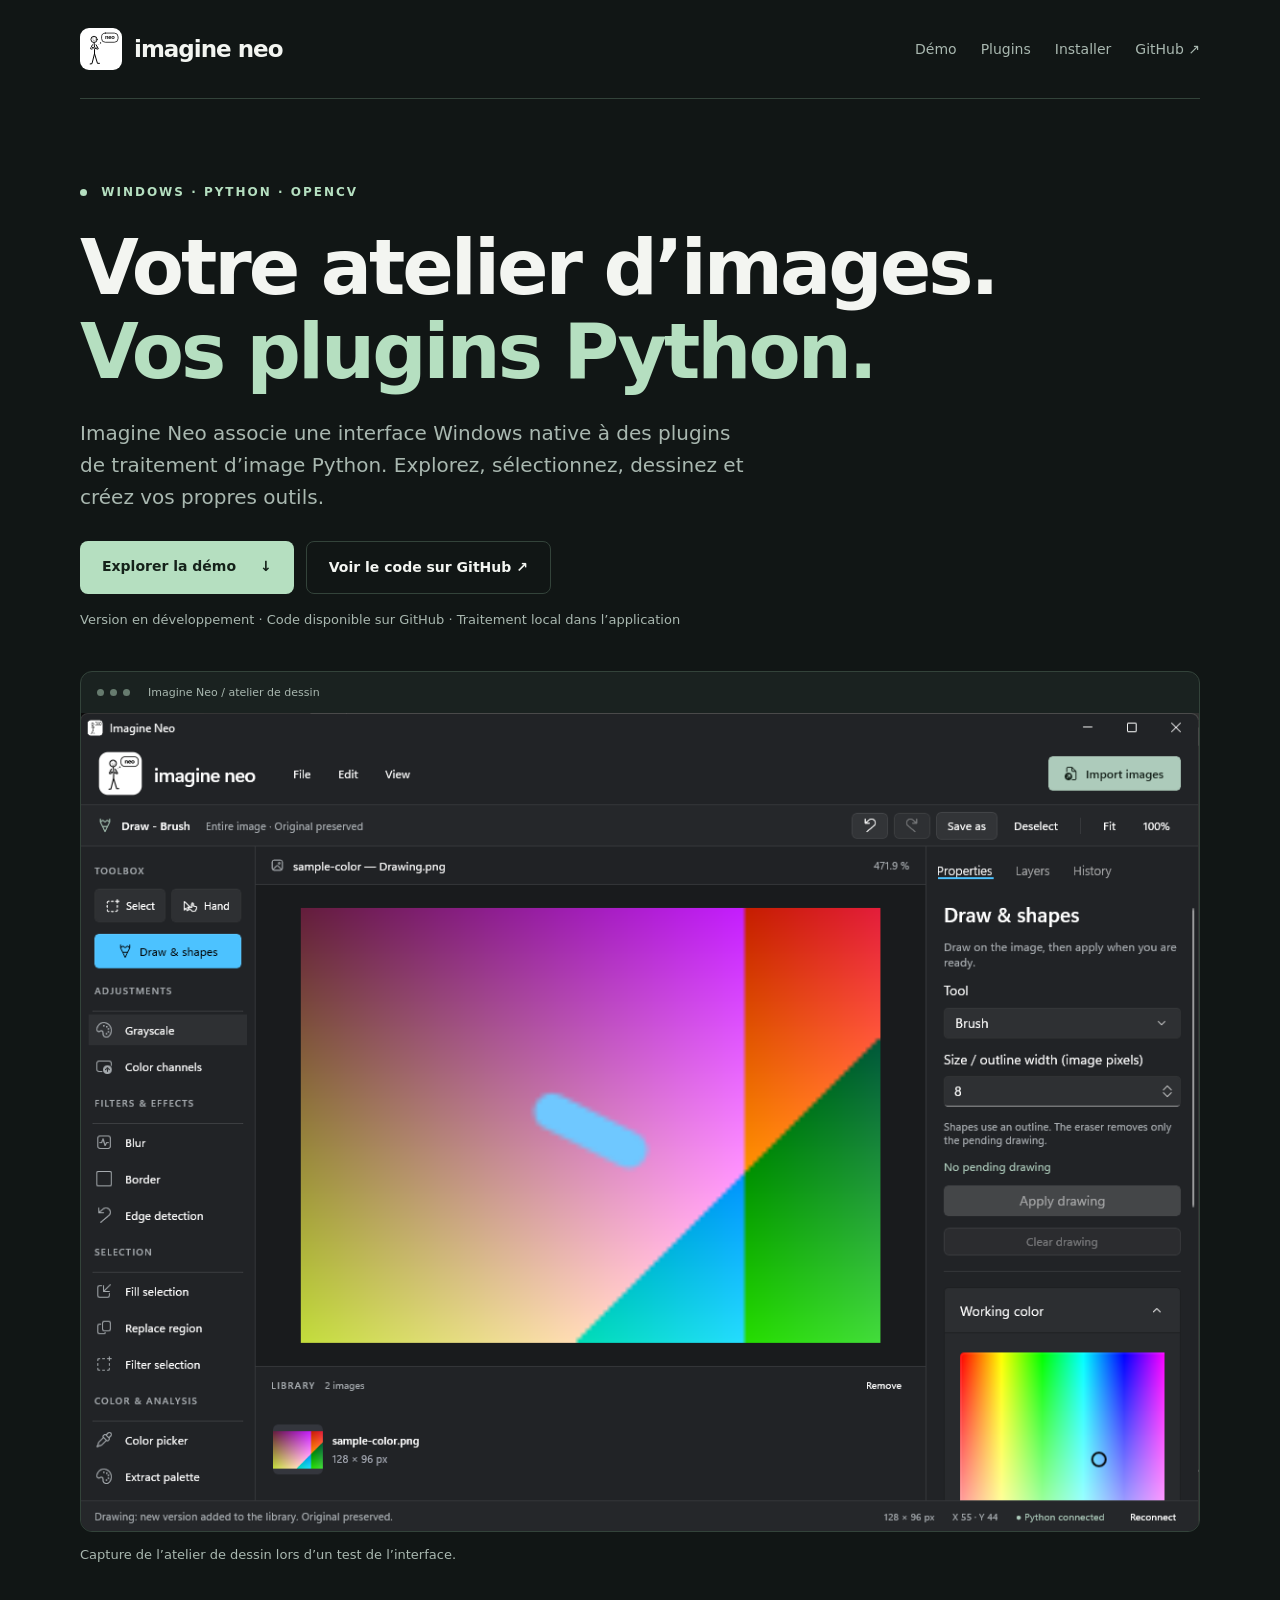
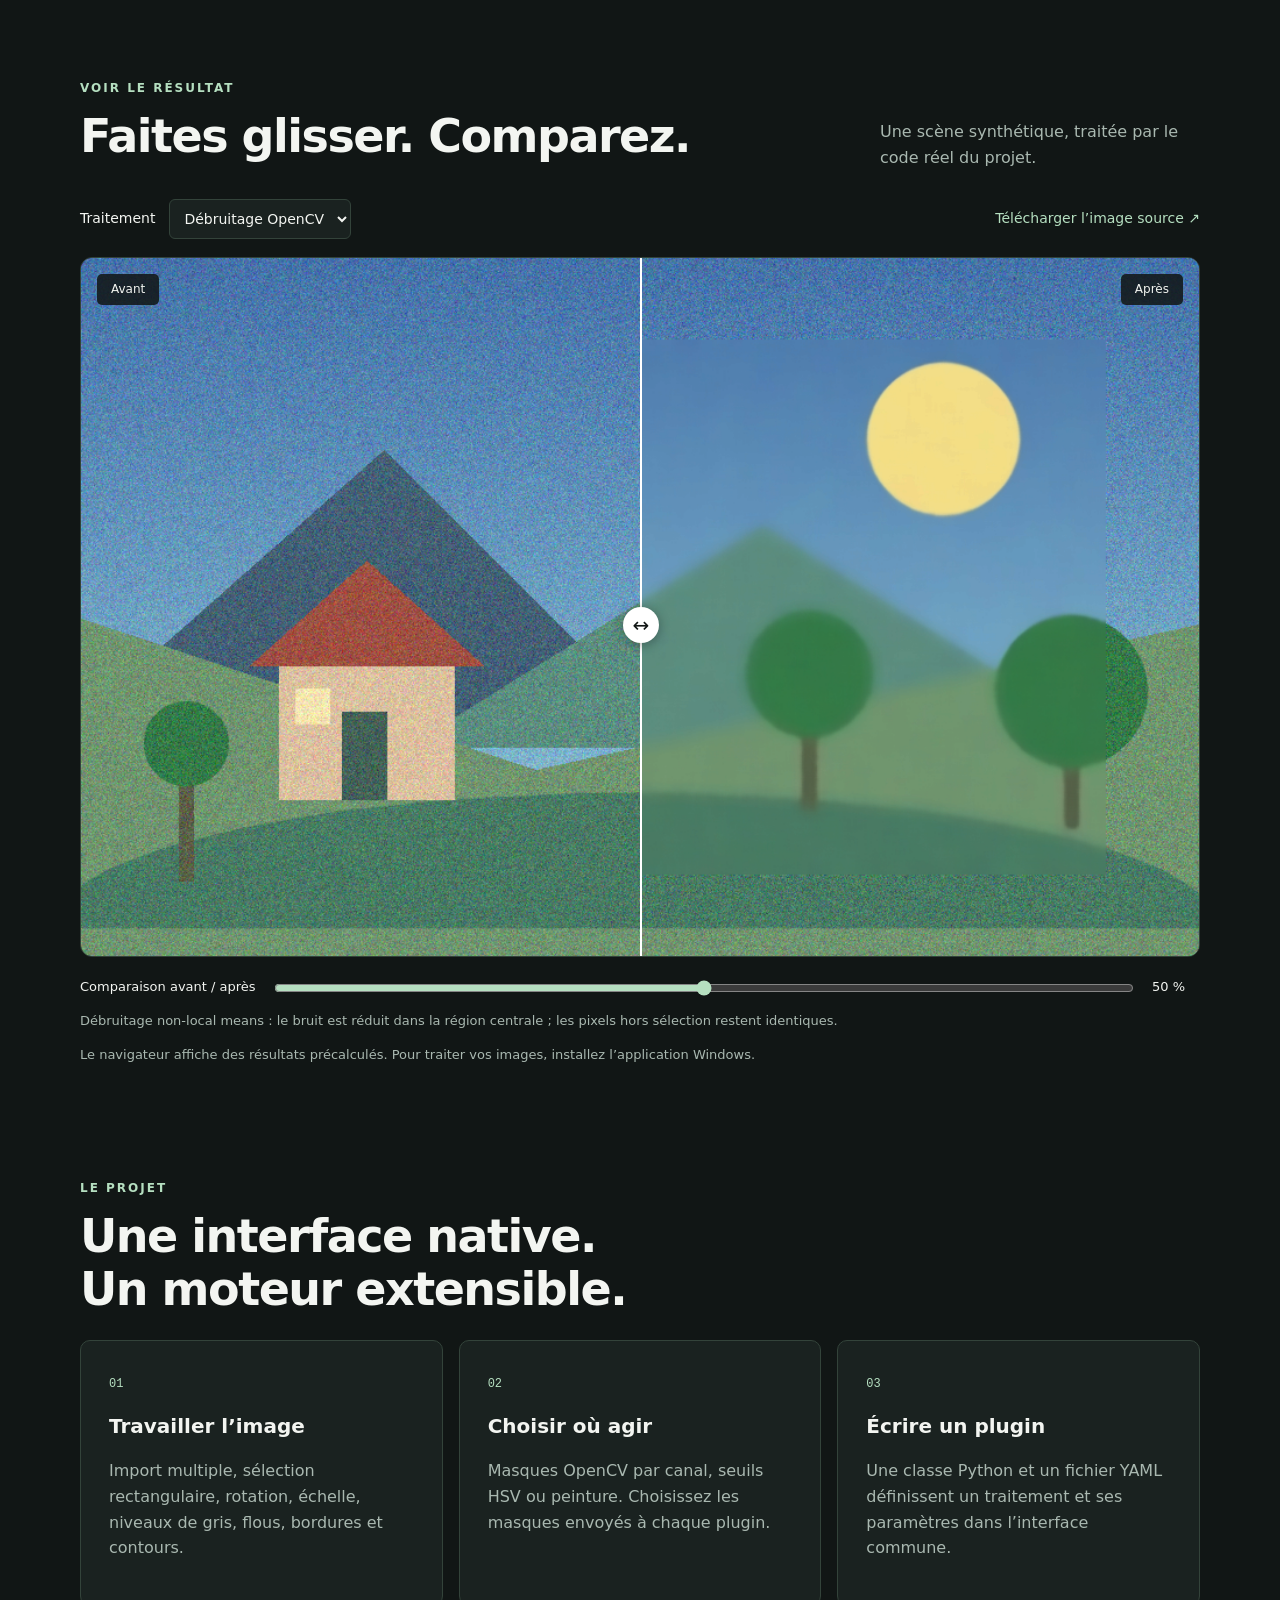
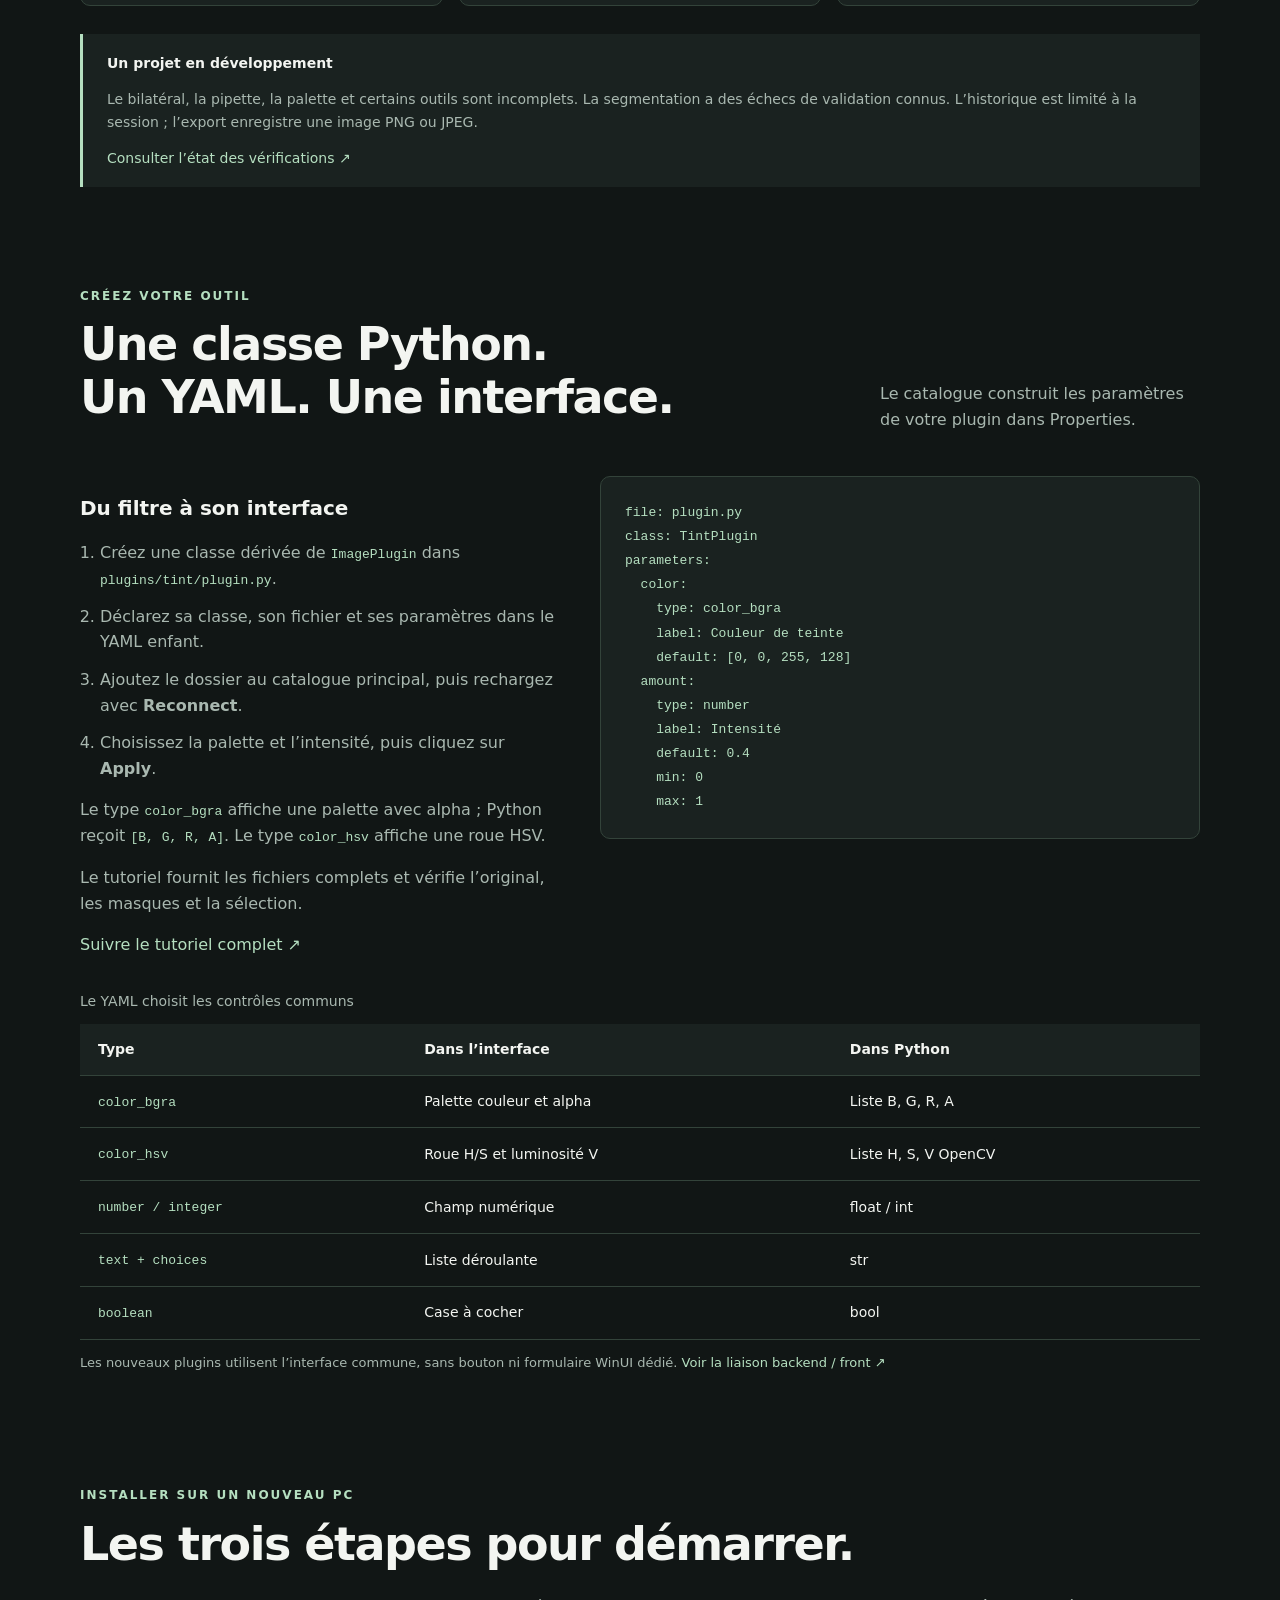
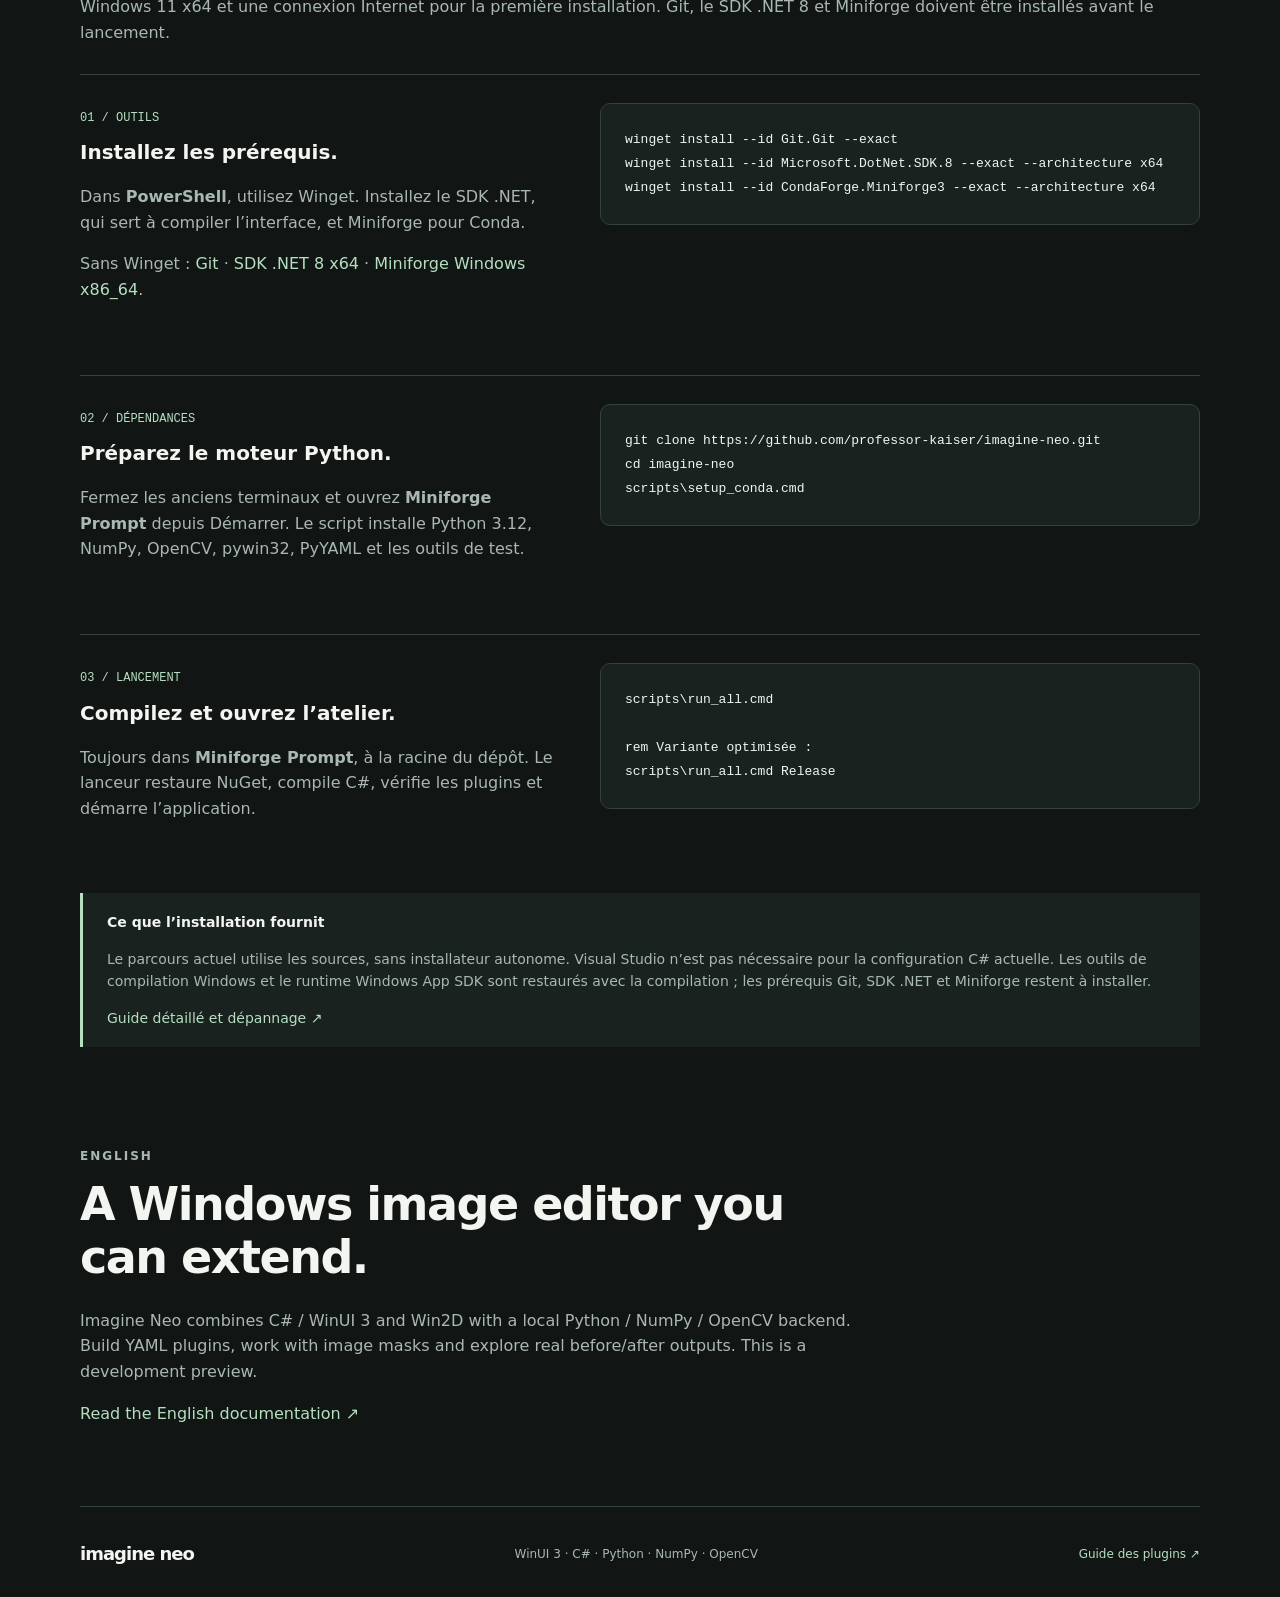
<file: docs/site/index.html>
<!doctype html>
<html lang="fr">
<head>
  <meta charset="utf-8">
  <meta name="viewport" content="width=device-width, initial-scale=1">
  <title>Imagine Neo — éditeur d’images Windows avec plugins Python et OpenCV</title>
  <meta name="description" content="Imagine Neo : éditeur Windows à plugins Python OpenCV. Installation complète, tutoriel YAML vers WinUI, palettes couleur, masques et démo interactive.">
  <meta name="google-site-verification" content="K5CdRtspsfwf-hyQyXUpuN-WaqovfcwzDqsl-N7XAag" />
  <meta name="robots" content="index, follow, max-image-preview:large">
  <link rel="canonical" href="https://professor-kaiser.github.io/imagine-neo/">
  <link rel="icon" href="assets/logo.svg" type="image/svg+xml">
  <meta property="og:type" content="website">
  <meta property="og:locale" content="fr_FR">
  <meta property="og:title" content="Imagine Neo — éditeur Windows et plugins Python OpenCV">
  <meta property="og:description" content="Une interface WinUI 3, des plugins Python OpenCV et une démo avant/après. Explorez le code et les possibilités.">
  <meta property="og:url" content="https://professor-kaiser.github.io/imagine-neo/">
  <meta property="og:image" content="https://professor-kaiser.github.io/imagine-neo/assets/social-preview.png">
  <meta property="og:image:width" content="1200">
  <meta property="og:image:height" content="630">
  <meta property="og:image:alt" content="Imagine Neo, éditeur d’images Windows et comparaison de débruitage">
  <meta name="twitter:card" content="summary_large_image">
  <meta name="twitter:title" content="Imagine Neo — Windows image editor">
  <meta name="twitter:description" content="Native WinUI 3 workspace, Python / OpenCV plugins, image masks and an interactive demo.">
  <meta name="twitter:image" content="https://professor-kaiser.github.io/imagine-neo/assets/social-preview.png">
  <script type="application/ld+json">{"@context":"https://schema.org","@type":"SoftwareApplication","name":"Imagine Neo","applicationCategory":"MultimediaApplication","operatingSystem":"Windows 11 x64","url":"https://professor-kaiser.github.io/imagine-neo/","downloadUrl":"https://github.com/professor-kaiser/imagine-neo","codeRepository":"https://github.com/professor-kaiser/imagine-neo","description":"Éditeur d’images Windows avec interface WinUI 3 et plugins Python OpenCV. Version en développement avec une démo de débruitage.","image":"https://professor-kaiser.github.io/imagine-neo/assets/social-preview.png","license":"https://github.com/professor-kaiser/imagine-neo/blob/main/LICENSE","inLanguage":["fr","en"],"author":{"@type":"Person","name":"professor-kaiser"}}</script>
  <link rel="stylesheet" href="style.css">
  <script src="demo.js" defer></script>
</head>
<body>
  <a class="skip" href="#content">Aller au contenu</a>
  <header class="nav wrap">
    <a class="brand" href="./"><img src="assets/logo.svg" alt="" width="42" height="42">imagine neo</a>
    <nav aria-label="Navigation principale"><a href="#demo">Démo</a><a href="#plugins">Plugins</a><a href="#start">Installer</a><a href="https://github.com/professor-kaiser/imagine-neo">GitHub ↗</a></nav>
  </header>
  <main id="content">
    <section class="hero wrap">
      <p class="eyebrow"><span class="dot"></span> Windows · Python · OpenCV</p>
      <h1>Votre atelier d’images.<br><span>Vos plugins Python.</span></h1>
      <p class="lead">Imagine Neo associe une interface Windows native à des plugins de traitement d’image Python. Explorez, sélectionnez, dessinez et créez vos propres outils.</p>
      <div class="actions"><a class="button primary" href="#demo">Explorer la démo <span>↓</span></a><a class="button secondary" href="https://github.com/professor-kaiser/imagine-neo">Voir le code sur GitHub ↗</a></div>
      <p class="caption">Version en développement · Code disponible sur GitHub · Traitement local dans l’application</p>
      <div class="workspace"><div class="window-label"><span></span><span></span><span></span><p>Imagine Neo / atelier de dessin</p></div><img src="assets/workspace.png" alt="Capture réelle d’Imagine Neo : image au centre, bibliothèque, outils de dessin et propriétés." width="1165" height="850" fetchpriority="high"></div>
      <p class="caption">Capture de l’atelier de dessin lors d’un test de l’interface.</p>
    </section>
    <section class="section wrap" id="demo">
      <div class="section-heading"><div><p class="eyebrow">Voir le résultat</p><h2>Faites glisser. Comparez.</h2></div><p>Une scène synthétique, traitée par le code réel du projet.</p></div>
      <div class="demo-toolbar"><label for="effect">Traitement</label><select id="effect"><option value="denoise">Débruitage OpenCV</option><option value="grayscale">Niveaux de gris</option></select><a href="assets/original.png" download>Télécharger l’image source ↗</a></div>
      <div class="comparison" id="comparison">
        <img src="assets/original.png" alt="Avant : scène synthétique colorée avec bruit." width="960" height="600">
        <img id="result" class="result" src="assets/denoise.png" alt="Après : résultat du plugin de débruitage." width="960" height="600">
        <span class="compare-label before">Avant</span><span class="compare-label after">Après</span>
        <div class="divider" aria-hidden="true"><span>↔</span></div>
      </div>
      <div class="slider-row"><label for="position">Comparaison avant / après</label><input id="position" type="range" min="0" max="100" value="50" aria-label="Position de la séparation avant et après"><output id="position-value" for="position">50 %</output></div>
      <p id="effect-note" class="caption" aria-live="polite">Débruitage non-local means : le bruit est réduit dans la région centrale ; les pixels hors sélection restent identiques.</p>
      <noscript><p>Le JavaScript active les réglages du comparateur. Vous pouvez consulter les images directement :
        <a href="assets/original.png">original</a>, <a href="assets/denoise.png">débruitage</a>, <a href="assets/grayscale.png">niveaux de gris</a>.</p></noscript>
      <p class="caption">Le navigateur affiche des résultats précalculés. Pour traiter vos images, installez l’application Windows.</p>
    </section>
    <section class="section wrap" id="features">
      <p class="eyebrow">Le projet</p><h2>Une interface native.<br>Un moteur extensible.</h2>
      <div class="cards">
        <article><span class="number">01</span><h3>Travailler l’image</h3><p>Import multiple, sélection rectangulaire, rotation, échelle, niveaux de gris, flous, bordures et contours.</p></article>
        <article><span class="number">02</span><h3>Choisir où agir</h3><p>Masques OpenCV par canal, seuils HSV ou peinture. Choisissez les masques envoyés à chaque plugin.</p></article>
        <article><span class="number">03</span><h3>Écrire un plugin</h3><p>Une classe Python et un fichier YAML définissent un traitement et ses paramètres dans l’interface commune.</p></article>
      </div>
      <div class="status"><strong>Un projet en développement</strong><p>Le bilatéral, la pipette, la palette et certains outils sont incomplets. La segmentation a des échecs de validation connus. L’historique est limité à la session ; l’export enregistre une image PNG ou JPEG.</p><a href="https://github.com/professor-kaiser/imagine-neo/blob/main/docs/STATUS.md">Consulter l’état des vérifications ↗</a></div>
    </section>
    <section class="section wrap" id="plugins">
      <div class="section-heading"><div><p class="eyebrow">Créez votre outil</p><h2>Une classe Python.<br>Un YAML. Une interface.</h2></div><p>Le catalogue construit les paramètres de votre plugin dans Properties.</p></div>
      <div class="plugin-guide">
        <div><h3>Du filtre à son interface</h3><ol><li>Créez une classe dérivée de <code>ImagePlugin</code> dans <code>plugins/tint/plugin.py</code>.</li><li>Déclarez sa classe, son fichier et ses paramètres dans le YAML enfant.</li><li>Ajoutez le dossier au catalogue principal, puis rechargez avec <strong>Reconnect</strong>.</li><li>Choisissez la palette et l’intensité, puis cliquez sur <strong>Apply</strong>.</li></ol><p>Le type <code>color_bgra</code> affiche une palette avec alpha ; Python reçoit <code>[B, G, R, A]</code>. Le type <code>color_hsv</code> affiche une roue HSV.</p><p>Le tutoriel fournit les fichiers complets et vérifie l’original, les masques et la sélection.</p><a href="https://github.com/professor-kaiser/imagine-neo#créer-un-plugin-de-bout-en-bout">Suivre le tutoriel complet ↗</a></div>
        <pre><code>file: plugin.py
class: TintPlugin
parameters:
  color:
    type: color_bgra
    label: Couleur de teinte
    default: [0, 0, 255, 128]
  amount:
    type: number
    label: Intensité
    default: 0.4
    min: 0
    max: 1</code></pre>
      </div>
      <div class="parameter-table"><table><caption>Le YAML choisit les contrôles communs</caption><thead><tr><th>Type</th><th>Dans l’interface</th><th>Dans Python</th></tr></thead><tbody><tr><td><code>color_bgra</code></td><td>Palette couleur et alpha</td><td>Liste B, G, R, A</td></tr><tr><td><code>color_hsv</code></td><td>Roue H/S et luminosité V</td><td>Liste H, S, V OpenCV</td></tr><tr><td><code>number / integer</code></td><td>Champ numérique</td><td>float / int</td></tr><tr><td><code>text + choices</code></td><td>Liste déroulante</td><td>str</td></tr><tr><td><code>boolean</code></td><td>Case à cocher</td><td>bool</td></tr></tbody></table></div>
      <p class="caption">Les nouveaux plugins utilisent l’interface commune, sans bouton ni formulaire WinUI dédié. <a href="https://github.com/professor-kaiser/imagine-neo/blob/main/backend/README.md">Voir la liaison backend / front ↗</a></p>
    </section>
    <section class="section wrap" id="start">
      <p class="eyebrow">Installer sur un nouveau PC</p><h2>Les trois étapes pour démarrer.</h2>
      <p class="install-lead">Windows 11 x64 et une connexion Internet pour la première installation. Git, le SDK .NET 8 et Miniforge doivent être installés avant le lancement.</p>
      <div class="install-step"><div><span class="number">01 / OUTILS</span><h3>Installez les prérequis.</h3><p>Dans <strong>PowerShell</strong>, utilisez Winget. Installez le SDK .NET, qui sert à compiler l’interface, et Miniforge pour Conda.</p><p>Sans Winget : <a href="https://gitforwindows.org/">Git</a> · <a href="https://dotnet.microsoft.com/download/dotnet/8.0">SDK .NET 8 x64</a> · <a href="https://github.com/conda-forge/miniforge#install">Miniforge Windows x86_64</a>.</p></div><pre><code>winget install --id Git.Git --exact
winget install --id Microsoft.DotNet.SDK.8 --exact --architecture x64
winget install --id CondaForge.Miniforge3 --exact --architecture x64</code></pre></div>
      <div class="install-step"><div><span class="number">02 / DÉPENDANCES</span><h3>Préparez le moteur Python.</h3><p>Fermez les anciens terminaux et ouvrez <strong>Miniforge Prompt</strong> depuis Démarrer. Le script installe Python 3.12, NumPy, OpenCV, pywin32, PyYAML et les outils de test.</p></div><pre><code>git clone https://github.com/professor-kaiser/imagine-neo.git
cd imagine-neo
scripts\setup_conda.cmd</code></pre></div>
      <div class="install-step"><div><span class="number">03 / LANCEMENT</span><h3>Compilez et ouvrez l’atelier.</h3><p>Toujours dans <strong>Miniforge Prompt</strong>, à la racine du dépôt. Le lanceur restaure NuGet, compile C#, vérifie les plugins et démarre l’application.</p></div><pre><code>scripts\run_all.cmd

rem Variante optimisée :
scripts\run_all.cmd Release</code></pre></div>
      <div class="status"><strong>Ce que l’installation fournit</strong><p>Le parcours actuel utilise les sources, sans installateur autonome. Visual Studio n’est pas nécessaire pour la configuration C# actuelle. Les outils de compilation Windows et le runtime Windows App SDK sont restaurés avec la compilation ; les prérequis Git, SDK .NET et Miniforge restent à installer.</p><a href="https://github.com/professor-kaiser/imagine-neo#installation-depuis-les-sources">Guide détaillé et dépannage ↗</a></div>
    </section>
    <section class="section wrap english" lang="en"><p class="eyebrow">English</p><h2>A Windows image editor you can extend.</h2><p>Imagine Neo combines C# / WinUI 3 and Win2D with a local Python / NumPy / OpenCV backend. Build YAML plugins, work with image masks and explore real before/after outputs. This is a development preview.</p><a href="https://github.com/professor-kaiser/imagine-neo/blob/main/README.en.md">Read the English documentation ↗</a></section>
  </main>
  <footer class="wrap"><a class="brand" href="./">imagine neo</a><p>WinUI 3 · C# · Python · NumPy · OpenCV</p><a href="https://github.com/professor-kaiser/imagine-neo/blob/main/docs/PLUGINS.md">Guide des plugins ↗</a></footer>
</body>
</html>
</file>
<file: docs/site/style.css>
:root{color-scheme:dark;--bg:#111615;--panel:#1a2220;--ink:#f3f5f1;--muted:#a9b8b0;--accent:#b5dfc0;--line:#33433a;--split:50%;font-family:Segoe UI,system-ui,sans-serif}
*{box-sizing:border-box}html{scroll-behavior:smooth;scroll-padding-top:32px}body{margin:0;background:var(--bg);color:var(--ink);line-height:1.6}a{color:var(--accent);text-decoration:none}a:hover{text-decoration:underline}a:focus-visible,input:focus-visible,select:focus-visible{outline:3px solid var(--accent);outline-offset:5px}.wrap{width:min(1120px,calc(100% - 48px));margin:auto}.skip{position:fixed;top:-100px;padding:12px;background:var(--panel);z-index:10}.skip:focus{top:0}.nav{display:flex;justify-content:space-between;align-items:center;padding:28px 0;border-bottom:1px solid var(--line);gap:20px}.brand{display:flex;align-items:center;gap:12px;color:var(--ink);font-size:23px;font-weight:700;letter-spacing:-1px}.brand img{border-radius:9px;background:white}nav{display:flex;gap:24px;font-size:14px}nav a{color:var(--muted)}.hero{padding-top:72px}.eyebrow{font-size:12px;letter-spacing:2px;text-transform:uppercase;color:var(--accent);font-weight:600}.dot{display:inline-block;width:7px;height:7px;border-radius:50%;background:var(--accent);margin-right:8px}h1{font-size:clamp(38px,6.4vw,76px);line-height:1.1;letter-spacing:-3px;margin:24px 0}h1 span{color:var(--accent)}h2{font-size:clamp(30px,4vw,46px);line-height:1.15;letter-spacing:-1.5px;margin:12px 0 24px}h3{font-size:20px;margin:16px 0 12px}.lead{max-width:670px;font-size:20px;color:var(--muted)}.actions{display:flex;gap:12px;flex-wrap:wrap;margin:28px 0 16px}.button{display:inline-flex;padding:14px 22px;gap:24px;border-radius:8px;font-weight:600;font-size:14px}.primary{background:var(--accent);color:#15221a}.secondary{border:1px solid var(--line);color:var(--ink)}.caption{color:var(--muted);font-size:13px}.workspace{border:1px solid var(--line);border-radius:12px;overflow:hidden;margin-top:40px;background:var(--panel)}.workspace>img{display:block;width:100%;height:auto}.window-label{padding:12px 16px;display:flex;align-items:center;gap:6px}.window-label>span{width:7px;height:7px;border-radius:50%;background:#667b6e}.window-label p{margin:0 0 0 12px;font-size:11px;color:var(--muted)}.section{padding-top:88px}.section-heading{display:flex;justify-content:space-between;align-items:end;gap:40px}.section-heading>p{max-width:320px;color:var(--muted)}.demo-toolbar{display:flex;align-items:center;gap:14px;font-size:14px;margin:12px 0 18px}.demo-toolbar a{margin-left:auto}select{background:var(--panel);border:1px solid var(--line);border-radius:6px;padding:10px;color:var(--ink);font:inherit}.comparison{position:relative;overflow:hidden;border-radius:12px;border:1px solid var(--line);--split:50%;touch-action:pan-y}.comparison>img{display:block;width:100%;height:auto}.comparison>.result{position:absolute;inset:0;clip-path:inset(0 0 0 var(--split))}.compare-label{position:absolute;top:16px;background:#111615db;padding:6px 14px;border-radius:5px;font-size:12px}.before{left:16px}.after{right:16px}.divider{position:absolute;left:var(--split);top:0;bottom:0;border-left:2px solid white;pointer-events:none}.divider span{position:absolute;top:50%;left:-19px;width:36px;height:36px;display:grid;place-items:center;border-radius:50%;background:white;color:#111615;font-size:20px;box-shadow:0 2px 12px #0005}.slider-row{display:flex;align-items:center;gap:16px;margin-top:20px;font-size:13px}.slider-row input{flex:1;accent-color:var(--accent);min-width:80px}.slider-row output{min-width:48px}.cards{display:grid;grid-template-columns:repeat(3,1fr);gap:16px}.cards article{padding:28px;background:var(--panel);border:1px solid var(--line);border-radius:10px}.number{font-size:12px;color:var(--accent);font-family:Consolas,monospace}.cards p,.start p,.english p{color:var(--muted)}.status{border-left:3px solid var(--accent);padding:18px 24px;margin-top:28px;background:var(--panel);font-size:14px}.status p{color:var(--muted)}.start{display:grid;grid-template-columns:1fr 1.2fr;gap:48px;align-items:center}.start pre{margin:0;padding:28px;border:1px solid var(--line);border-radius:10px;background:var(--panel);font:13px/2 Consolas,monospace;overflow:auto}.english{max-width:800px;margin-left:max(24px,calc((100% - 1120px)/2));padding-bottom:80px}footer{padding:26px 0;border-top:1px solid var(--line);display:flex;justify-content:space-between;align-items:center;gap:20px;font-size:12px;color:var(--muted)}footer .brand{font-size:18px}@media(max-width:700px){.wrap{width:calc(100% - 32px)}.nav{padding:20px 0}nav{gap:12px}nav a:nth-child(2){display:none}.brand{font-size:19px}.brand img{width:32px;height:32px}.hero{padding-top:46px}h1{letter-spacing:-1.8px}.lead{font-size:17px}.section{padding-top:60px}.section-heading{display:block}.cards,.start{grid-template-columns:1fr}.start{gap:24px}.demo-toolbar{flex-wrap:wrap}.demo-toolbar a{margin-left:0;flex-basis:100%}.slider-row{flex-wrap:wrap}.slider-row label{flex-basis:100%}.english{margin:auto}footer{flex-wrap:wrap}footer p{margin:0}}@media(prefers-reduced-motion:reduce){html{scroll-behavior:auto}}

/* Plugin tutorial and complete first-installation instructions. */
.plugin-guide,.install-step{display:grid;grid-template-columns:1fr 1.25fr;gap:40px;align-items:start;margin-top:28px}
.plugin-guide p,.plugin-guide li,.install-step p,.install-lead{color:var(--muted)}
.plugin-guide ol{padding-left:20px}.plugin-guide li{margin-bottom:12px}
.plugin-guide pre,.install-step pre{margin:0;padding:24px;border:1px solid var(--line);border-radius:10px;background:var(--panel);font:13px/1.85 Consolas,monospace;overflow:auto;min-width:0}
.install-step{padding:28px 0;border-top:1px solid var(--line)}.install-step h3{margin-top:8px}
.parameter-table{overflow-x:auto;margin-top:32px}.parameter-table table{border-collapse:collapse;width:100%;font-size:14px}
.parameter-table caption{text-align:left;color:var(--muted);padding-bottom:12px}.parameter-table th,.parameter-table td{text-align:left;padding:14px 18px;border-bottom:1px solid var(--line)}
.parameter-table th{background:var(--panel)}.plugin-guide code,.parameter-table code{color:var(--accent);font-size:13px}
@media(max-width:700px){.plugin-guide,.install-step{grid-template-columns:1fr;gap:20px}.nav{flex-wrap:wrap}nav{width:100%;justify-content:space-between}nav a:nth-child(2){display:inline}}
</file>
